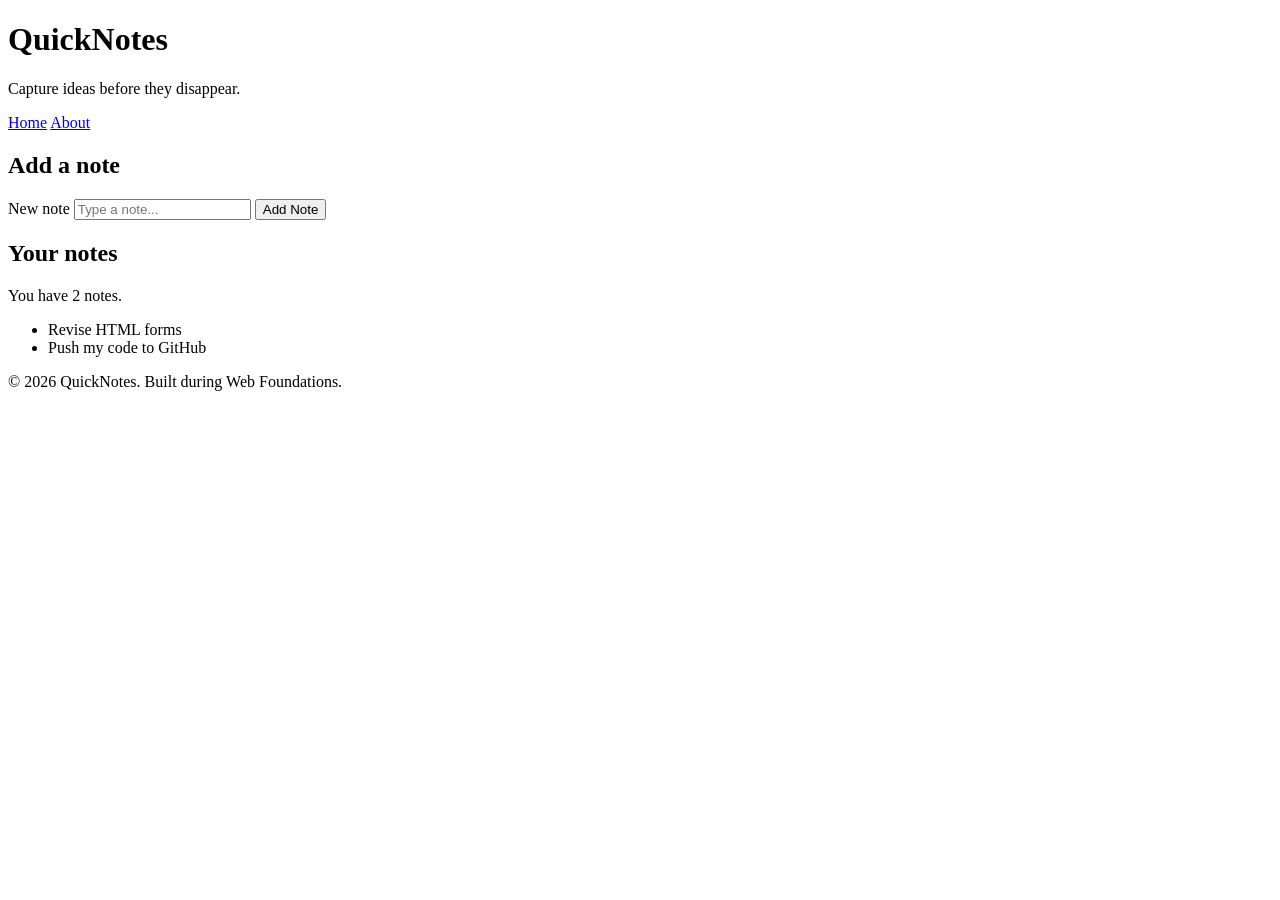
<file: day1/index.html>
<!DOCTYPE html>
<html lang="en">
  <head>
    <meta charset="UTF-8" />
    <meta name="viewport" content="width=device-width, initial-scale=1.0" />
    <title>QuickNotes</title>
  </head>
  <body>
    <header>
      <h1>QuickNotes</h1>
      <p>Capture ideas before they disappear.</p>

      <nav>
        <a href="index.html">Home</a>
        <a href="about.html">About</a>
      </nav>
    </header>

    <main>
      <section>
        <h2>Add a note</h2>
        <form id="note-form">
          <label for="note-input">New note</label>
          <input
            type="text"
            id="note-input"
            placeholder="Type a note..."
          />
          <button type="submit">Add Note</button>
        </form>
      </section>

      <section>
        <h2>Your notes</h2>
        <p id="note-count">You have 2 notes.</p>
        <ul id="notes-list">
          <li>Revise HTML forms</li>
          <li>Push my code to GitHub</li>
        </ul>
      </section>
    </main>

    <footer>
      <p>&copy; 2026 QuickNotes. Built during Web Foundations.</p>
    </footer>
  </body>
</html>
</file>
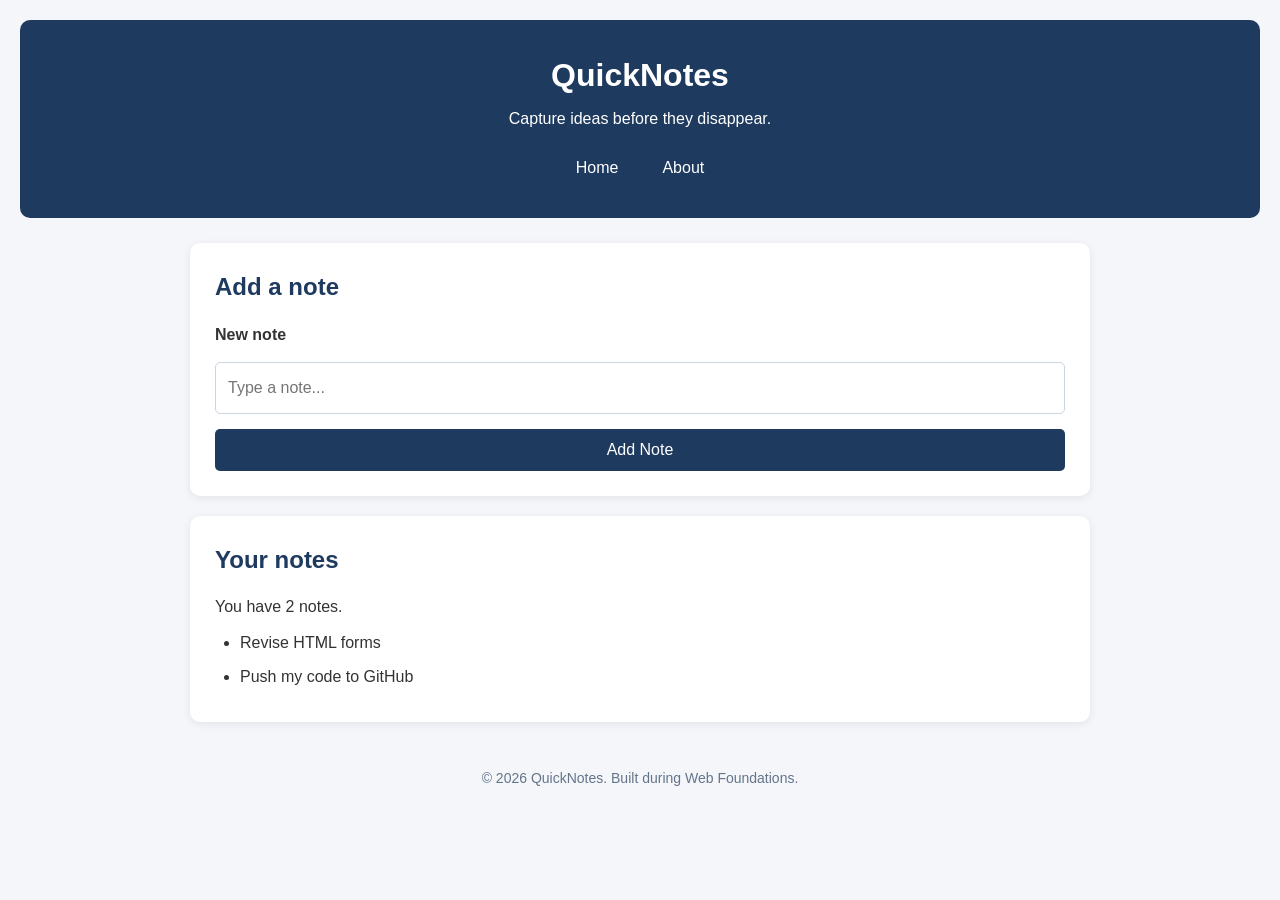
<file: day2/index.html>
<!DOCTYPE html>
<html lang="en">
  <head>
    <meta charset="UTF-8" />
    <meta name="viewport" content="width=device-width, initial-scale=1.0" />
    <title>QuickNotes</title>
    <link rel="stylesheet" href="style.css" />
  </head>
  <body>
    <header>
      <h1>QuickNotes</h1>
      <p>Capture ideas before they disappear.</p>

      <nav>
        <a href="index.html">Home</a>
        <a href="about.html">About</a>
      </nav>
    </header>

    <main>
      <section>
        <h2>Add a note</h2>
        <form id="note-form">
          <label for="note-input">New note</label>
          <input
            type="text"
            id="note-input"
            placeholder="Type a note..."
          />
          <button type="submit">Add Note</button>
        </form>
      </section>

      <section>
        <h2>Your notes</h2>
        <p id="note-count">You have 2 notes.</p>
        <ul id="notes-list">
          <li>Revise HTML forms</li>
          <li>Push my code to GitHub</li>
        </ul>
      </section>
    </main>

    <footer>
      <p>&copy; 2026 QuickNotes. Built during Web Foundations.</p>
    </footer>
  </body>
</html>
</file>
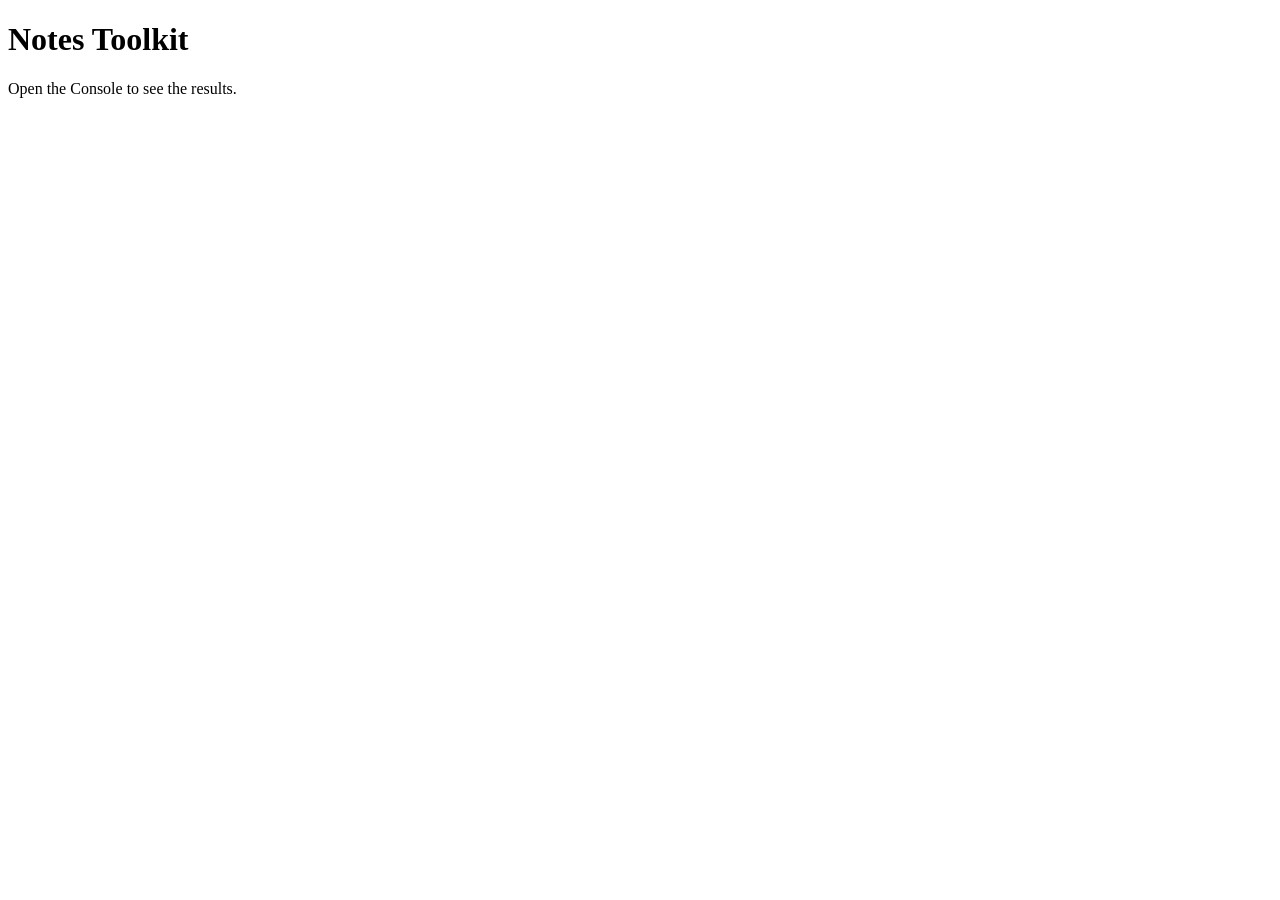
<file: day3/index.html>
<!DOCTYPE html>
<html lang="en">
<head>
    <meta charset="UTF-8">
    <meta name="viewport" content="width=device-width, initial-scale=1.0">
    <title>Notes Toolkit</title>
    <script src="script.js" defer></script>
</head>
<body>
    <h1>Notes Toolkit</h1>
    <p>Open the Console to see the results.</p>
</body>
</html>
</file>
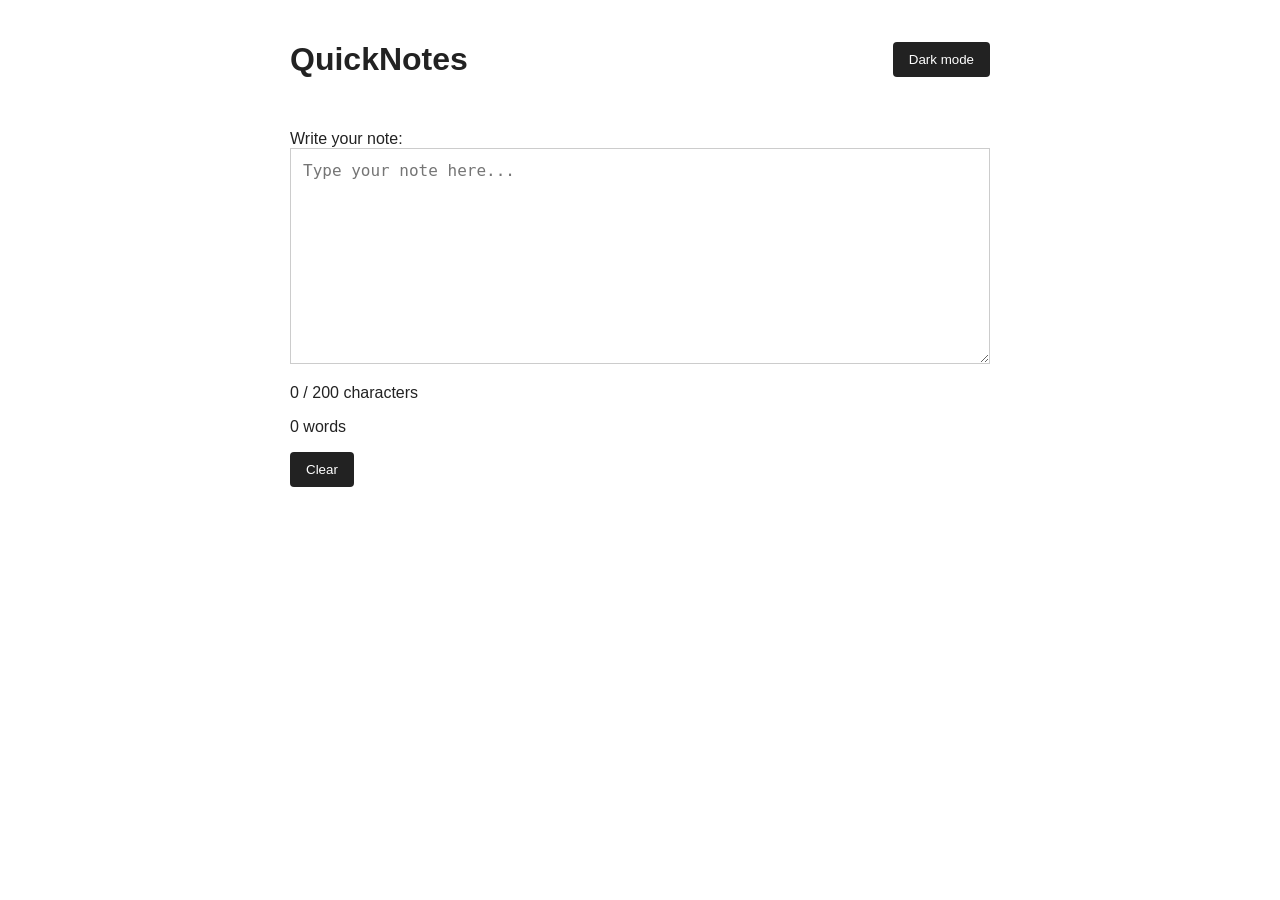
<file: day4/index.html>
<!DOCTYPE html>
<html lang="en">
<head>
  <meta charset="UTF-8" />
  <meta name="viewport" content="width=device-width, initial-scale=1.0" />
  <title>QuickNotes - Day 4</title>
  <link rel="stylesheet" href="style.css" />
  <script src="script.js" defer></script>
</head>

<body>
  <header>
    <h1>QuickNotes</h1>
    <button id="theme-toggle" type="button">Dark mode</button>
  </header>

  <main>
    <label for="note-text">Write your note:</label>

    <textarea
      id="note-text"
      rows="10"
      maxlength="200"
      placeholder="Type your note here..."
    ></textarea>

    <p id="char-count">0 / 200 characters</p>
    <p id="word-count">0 words</p>

    <button id="clear-btn" type="button">Clear</button>
  </main>
</body>
</html>
</file>
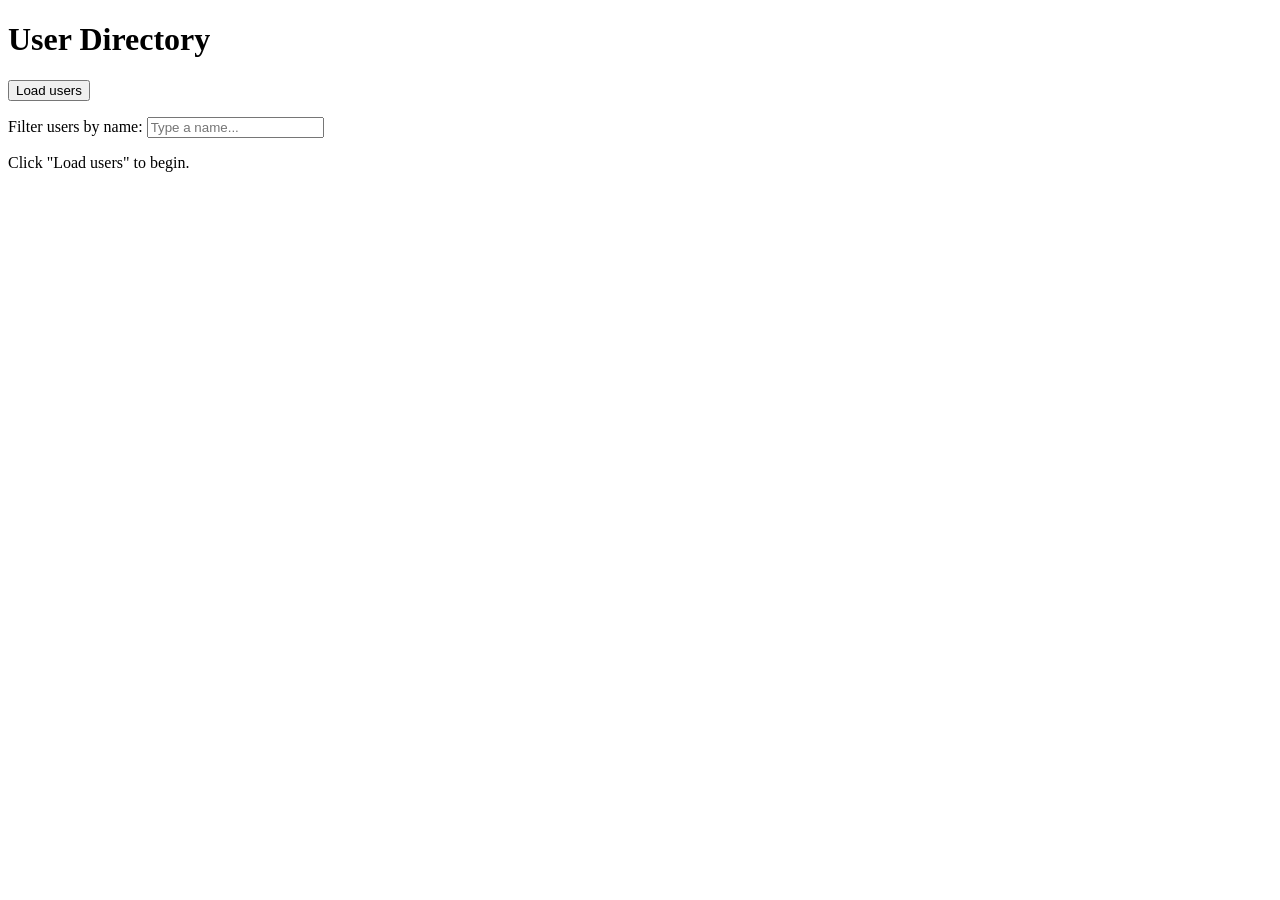
<file: day5/index.html>
<!DOCTYPE html>
<html lang="en">
  <head>
    <meta charset="UTF-8" />
    <meta name="viewport" content="width=device-width, initial-scale=1.0" />
    <title>Day 5 - User Directory</title>
    <script src="users.js" defer></script>
  </head>
  <body>
    <h1>User Directory</h1>

    <button id="load-users" type="button">Load users</button>

    <p>
      <label for="filter-input">Filter users by name:</label>
      <input
        id="filter-input"
        type="text"
        placeholder="Type a name..."
      />
    </p>

    <p id="status">Click "Load users" to begin.</p>

    <ul id="users-list"></ul>
  </body>
</html>
</file>
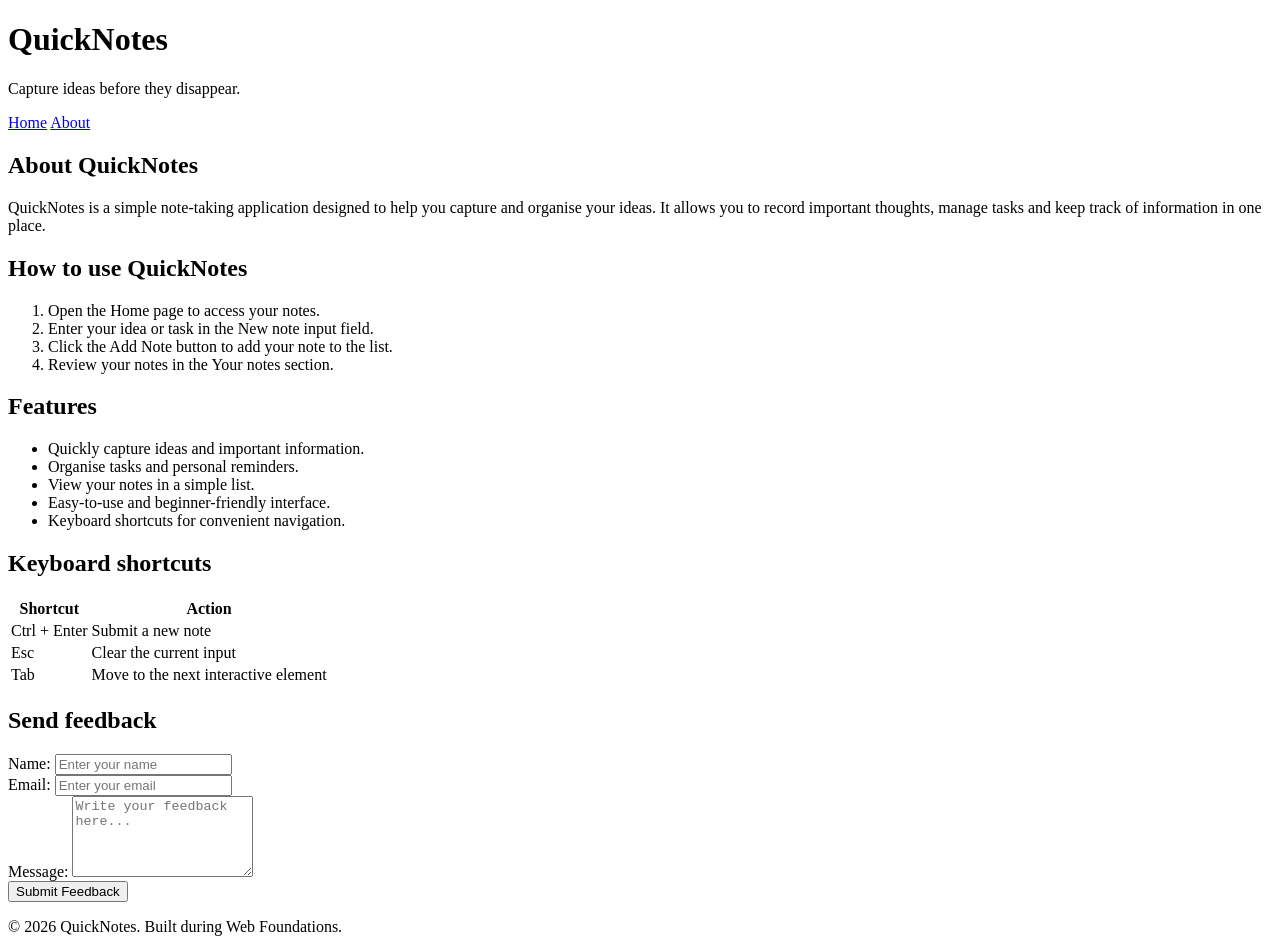
<file: day1/about.html>
<!DOCTYPE html>
<html lang="en">
  <head>
    <meta charset="UTF-8" />
    <meta name="viewport" content="width=device-width, initial-scale=1.0" />
    <title>About QuickNotes</title>

  </head>
  <body>
    <header>
      <h1>QuickNotes</h1>
      <p>Capture ideas before they disappear.</p>

      <nav>
        <a href="index.html">Home</a>
        <a href="about.html">About</a>
      </nav>
    </header>

    <main>
      <h2>About QuickNotes</h2>

      <p>
        QuickNotes is a simple note-taking application designed to help you
        capture and organise your ideas. It allows you to record important
        thoughts, manage tasks and keep track of information in one place.
      </p>

      <section>
        <h2>How to use QuickNotes</h2>
        <ol>
          <li>Open the Home page to access your notes.</li>
          <li>Enter your idea or task in the New note input field.</li>
          <li>Click the Add Note button to add your note to the list.</li>
          <li>Review your notes in the Your notes section.</li>
        </ol>
      </section>

      <section>
        <h2>Features</h2>
        <ul>
          <li>Quickly capture ideas and important information.</li>
          <li>Organise tasks and personal reminders.</li>
          <li>View your notes in a simple list.</li>
          <li>Easy-to-use and beginner-friendly interface.</li>
          <li>Keyboard shortcuts for convenient navigation.</li>
        </ul>
      </section>

      <section>
        <h2>Keyboard shortcuts</h2>
        <table>
          <thead>
            <tr>
              <th scope="col">Shortcut</th>
              <th scope="col">Action</th>
            </tr>
          </thead>
          <tbody>
            <tr>
              <td>Ctrl + Enter</td>
              <td>Submit a new note</td>
            </tr>
            <tr>
              <td>Esc</td>
              <td>Clear the current input</td>
            </tr>
            <tr>
              <td>Tab</td>
              <td>Move to the next interactive element</td>
            </tr>
          </tbody>
        </table>
      </section>

      <section>
        <h2>Send feedback</h2>
        <form action="#" method="post">
          <div>
            <label for="name">Name:</label>
            <input
              type="text"
              id="name"
              name="name"
              placeholder="Enter your name"
              required
            />
          </div>

          <div>
            <label for="email">Email:</label>
            <input
              type="email"
              id="email"
              name="email"
              placeholder="Enter your email"
              required
            />
          </div>

          <div>
            <label for="message">Message:</label>
            <textarea
              id="message"
              name="message"
              rows="5"
              placeholder="Write your feedback here..."
              required
            ></textarea>
          </div>

          <button type="submit">Submit Feedback</button>
        </form>
      </section>
    </main>

    <footer>
      <p>&copy; 2026 QuickNotes. Built during Web Foundations.</p>
    </footer>
  </body>
</html>
</file>
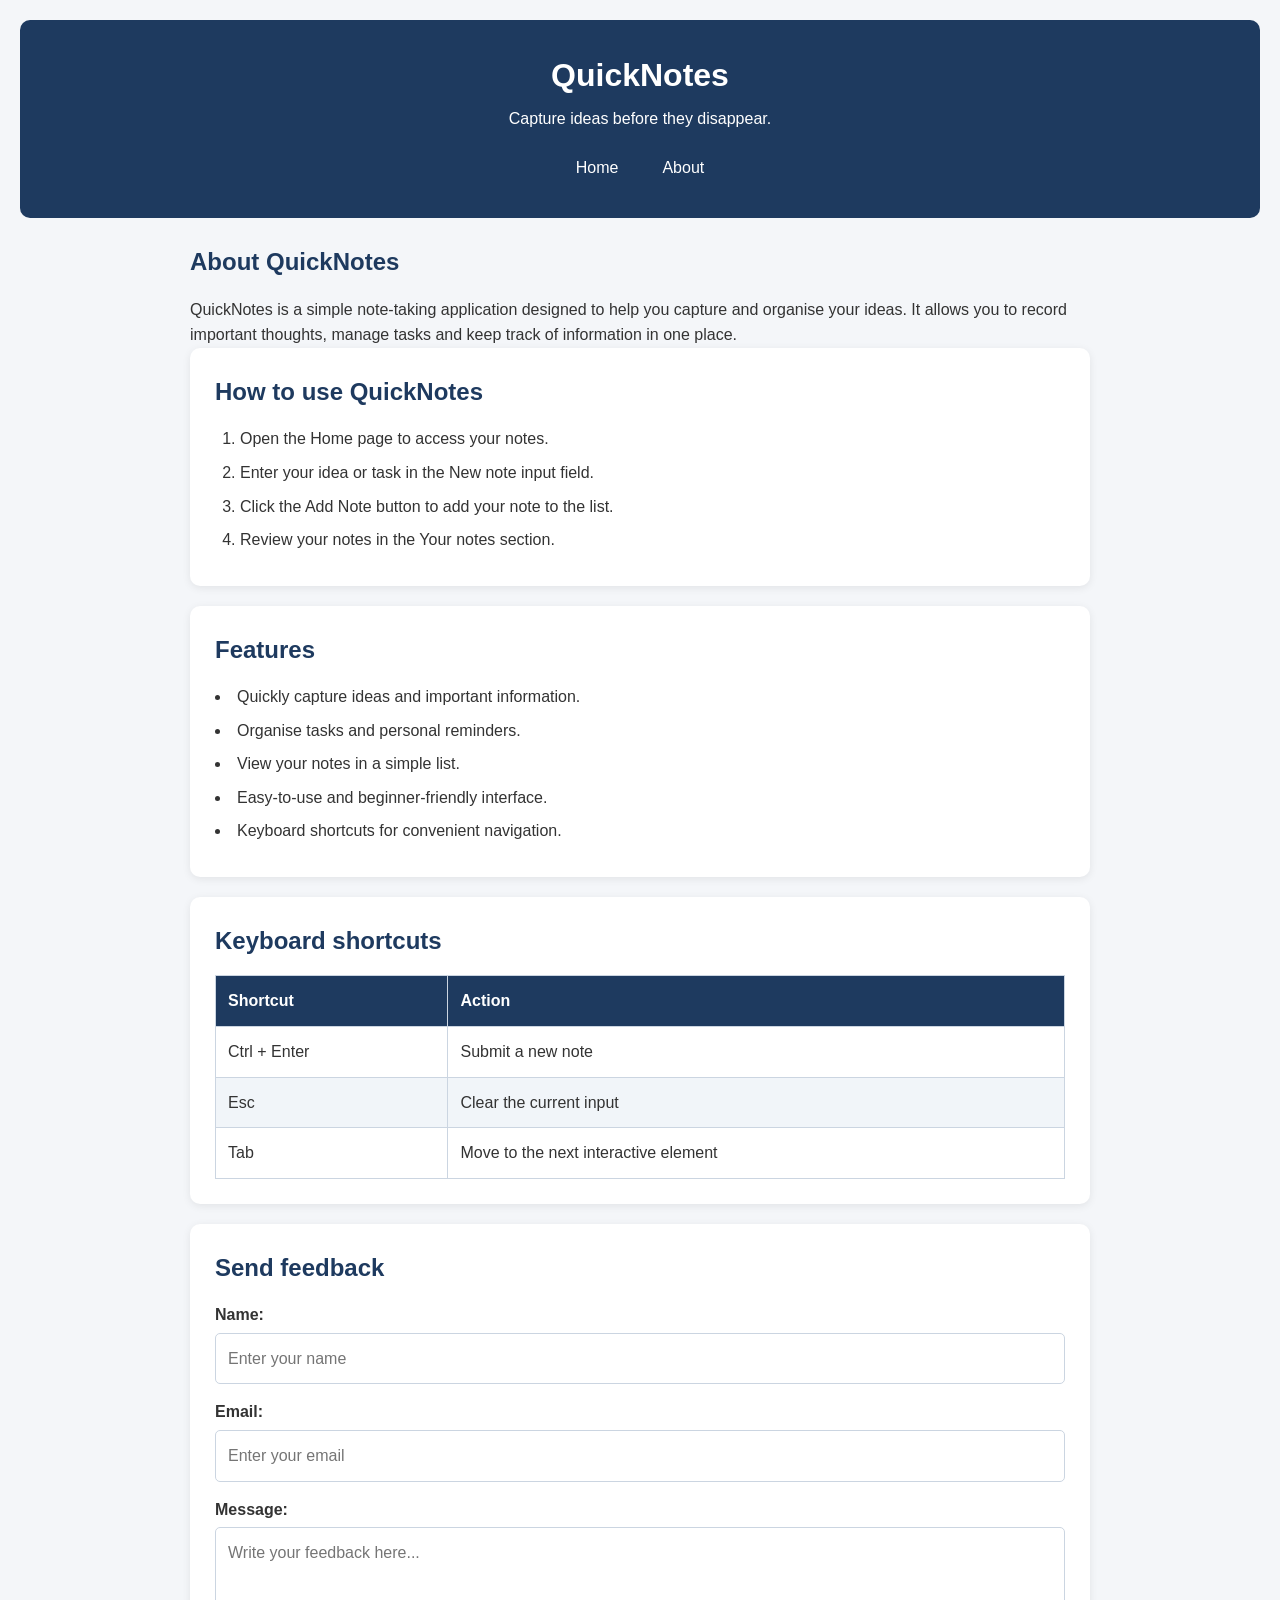
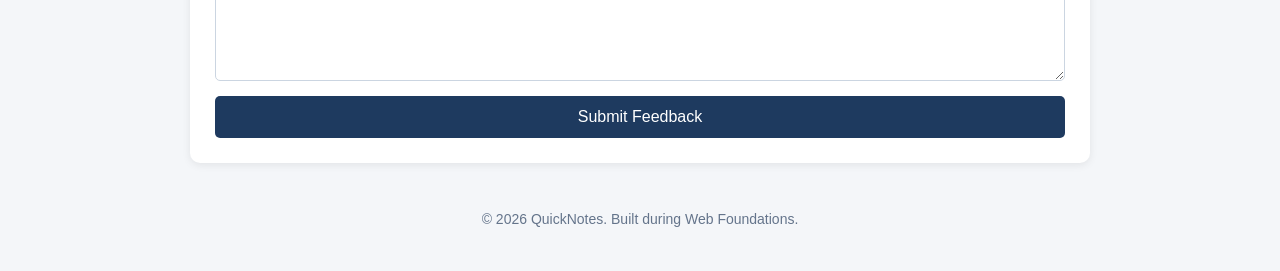
<file: day2/about.html>
<!DOCTYPE html>
<html lang="en">
  <head>
    <meta charset="UTF-8" />
    <meta name="viewport" content="width=device-width, initial-scale=1.0" />
    <title>About QuickNotes</title>
    <link rel="stylesheet" href="style.css" />
  </head>
  <body>
    <header>
      <h1>QuickNotes</h1>
      <p>Capture ideas before they disappear.</p>

      <nav>
        <a href="index.html">Home</a>
        <a href="about.html">About</a>
      </nav>
    </header>

    <main>
      <h2>About QuickNotes</h2>

      <p>
        QuickNotes is a simple note-taking application designed to help you
        capture and organise your ideas. It allows you to record important
        thoughts, manage tasks and keep track of information in one place.
      </p>

      <section>
        <h2>How to use QuickNotes</h2>
        <ol>
          <li>Open the Home page to access your notes.</li>
          <li>Enter your idea or task in the New note input field.</li>
          <li>Click the Add Note button to add your note to the list.</li>
          <li>Review your notes in the Your notes section.</li>
        </ol>
      </section>

      <section>
        <h2>Features</h2>
        <ul class="features"></ul>
          <li>Quickly capture ideas and important information.</li>
          <li>Organise tasks and personal reminders.</li>
          <li>View your notes in a simple list.</li>
          <li>Easy-to-use and beginner-friendly interface.</li>
          <li>Keyboard shortcuts for convenient navigation.</li>
        </ul>
      </section>

      <section>
        <h2>Keyboard shortcuts</h2>
        <table>
          <thead>
            <tr>
              <th scope="col">Shortcut</th>
              <th scope="col">Action</th>
            </tr>
          </thead>
          <tbody>
            <tr>
              <td>Ctrl + Enter</td>
              <td>Submit a new note</td>
            </tr>
            <tr>
              <td>Esc</td>
              <td>Clear the current input</td>
            </tr>
            <tr>
              <td>Tab</td>
              <td>Move to the next interactive element</td>
            </tr>
          </tbody>
        </table>
      </section>

      <section>
        <h2>Send feedback</h2>
        <form action="#" method="post">
          <div>
            <label for="name">Name:</label>
            <input
              type="text"
              id="name"
              name="name"
              placeholder="Enter your name"
              required
            />
          </div>

          <div>
            <label for="email">Email:</label>
            <input
              type="email"
              id="email"
              name="email"
              placeholder="Enter your email"
              required
            />
          </div>

          <div>
            <label for="message">Message:</label>
            <textarea
              id="message"
              name="message"
              rows="5"
              placeholder="Write your feedback here..."
              required
            ></textarea>
          </div>

          <button type="submit">Submit Feedback</button>
        </form>
      </section>
    </main>

    <footer>
      <p>&copy; 2026 QuickNotes. Built during Web Foundations.</p>
    </footer>
  </body>
</html>
</file>
<file: day2/style.css>
/* CSS Reset */
* {
  box-sizing: border-box;
  margin: 0;
  padding: 0;
}

/* Base Body Styles */
body {
  font-family: Arial, sans-serif;
  background-color: #f4f6f9;
  color: #333;
  line-height: 1.6;
  padding: 20px;
}


/* Header */
header {
  background-color: #1e3a5f;
  color: #ffffff;
  text-align: center;
  padding: 30px 20px;
  border-radius: 10px;
}

header h1 {
  font-size: 32px;
  margin-bottom: 5px;
}

header p {
  font-size: 16px;
  margin-bottom: 15px;
}


/* Navigation */
nav {
  display: flex;
  flex-direction: row;
  justify-content: center;
  align-items: center;
  gap: 16px;
}

nav a {
  color: #ffffff;
  text-decoration: none;
  padding: 8px 14px;
  border-radius: 5px;
  transition: background-color 0.3s ease;
}

nav a:hover {
  background-color: #3b5f89;
  text-decoration: underline;
}


/* Main Content */
main {
  max-width: 900px;
  margin: 25px auto;
}

/* Section Cards */
section {
  background-color: #ffffff;
  padding: 25px;
  margin-bottom: 20px;
  border-radius: 10px;
  box-shadow: 0 2px 8px rgba(0, 0, 0, 0.08);
}

section h2,
main > h2 {
  color: #1e3a5f;
  margin-bottom: 15px;
}

section p {
  margin-bottom: 10px;
}

/* Lists */
section ol,
section ul:not(.features) {
  padding-left: 25px;
}

section li {
  margin-bottom: 8px;
}


/* Features Grid */
.features {
  display: grid;
  grid-template-columns: repeat(auto-fit, minmax(180px, 1fr));
  gap: 16px;
  list-style: none;
  padding: 0;
}

.features li {
  background-color: #edf3fa;
  padding: 20px;
  border-left: 4px solid #1e3a5f;
  border-radius: 8px;
  margin: 0;
  transition: transform 0.3s ease, box-shadow 0.3s ease;
}

.features li:hover {
  transform: translateY(-4px);
  box-shadow: 0 4px 12px rgba(0, 0, 0, 0.12);
}


/* Keyboard Shortcuts Table */
table {
  width: 100%;
  border-collapse: collapse;
  margin-top: 15px;
}

th,
td {
  border: 1px solid #cbd5e1;
  padding: 12px;
  text-align: left;
}

th {
  background-color: #1e3a5f;
  color: #ffffff;
}

tbody tr:nth-child(even) {
  background-color: #f1f5f9;
}


/* Feedback Form */
form {
  display: flex;
  flex-direction: column;
  gap: 15px;
}

form div {
  display: flex;
  flex-direction: column;
  gap: 5px;
}

label {
  font-weight: bold;
}

input,
textarea {
  width: 100%;
  padding: 12px;
  border: 1px solid #cbd5e1;
  border-radius: 5px;
  font: inherit;
}

input:focus,
textarea:focus {
  outline: 2px solid #3b82f6;
  border-color: #3b82f6;
}

textarea {
  resize: vertical;
}


/* Buttons */
button {
  background-color: #1e3a5f;
  color: #ffffff;
  border: none;
  padding: 12px 20px;
  border-radius: 5px;
  font-size: 16px;
  cursor: pointer;
  transition: background-color 0.3s ease,
              transform 0.3s ease;
}

button:hover {
  background-color: #3b5f89;
  transform: translateY(-2px);
}

button:focus-visible {
  outline: 3px solid #60a5fa;
  outline-offset: 3px;
}


/* Footer */
footer {
  text-align: center;
  padding: 20px;
  color: #64748b;
  font-size: 14px;
}


/* Responsive Design */
@media (max-width: 600px) {
  body {
    padding: 10px;
  }

  header {
    padding: 20px 10px;
  }

  header h1 {
    font-size: 24px;
  }

  header p {
    font-size: 14px;
  }

  main {
    margin: 15px auto;
  }

  section {
    padding: 18px;
  }

  .features {
    grid-template-columns: 1fr;
  }

  th,
  td {
    padding: 8px;
    font-size: 14px;
  }

  button {
    width: 100%;
  }
}
</file>
<file: day4/style.css>
:root {
  --background-color: #ffffff;
  --text-color: #222222;
  --border-color: #cccccc;
  --button-background: #222222;
  --button-text: #ffffff;
}

body {
  background-color: var(--background-color);
  color: var(--text-color);
  font-family: Arial, sans-serif;
  margin: 0;
  padding: 20px;
  transition: background-color 0.3s, color 0.3s;
}

header {
  display: flex;
  justify-content: space-between;
  align-items: center;
  max-width: 700px;
  margin: 0 auto 30px;
}

main {
  max-width: 700px;
  margin: 0 auto;
}

textarea {
  width: 100%;
  box-sizing: border-box;
  padding: 12px;
  border: 1px solid var(--border-color);
  background-color: var(--background-color);
  color: var(--text-color);
  font-size: 16px;
  resize: vertical;
}

button {
  background-color: var(--button-background);
  color: var(--button-text);
  border: none;
  padding: 10px 16px;
  cursor: pointer;
  border-radius: 4px;
}

button:hover {
  opacity: 0.85;
}

.warning {
  color: orange;
}

.over {
  color: red;
  font-weight: bold;
}

body.dark {
  --background-color: #1e1e1e;
  --text-color: #f5f5f5;
  --border-color: #555555;
  --button-background: #f5f5f5;
  --button-text: #1e1e1e;
}
</file>
